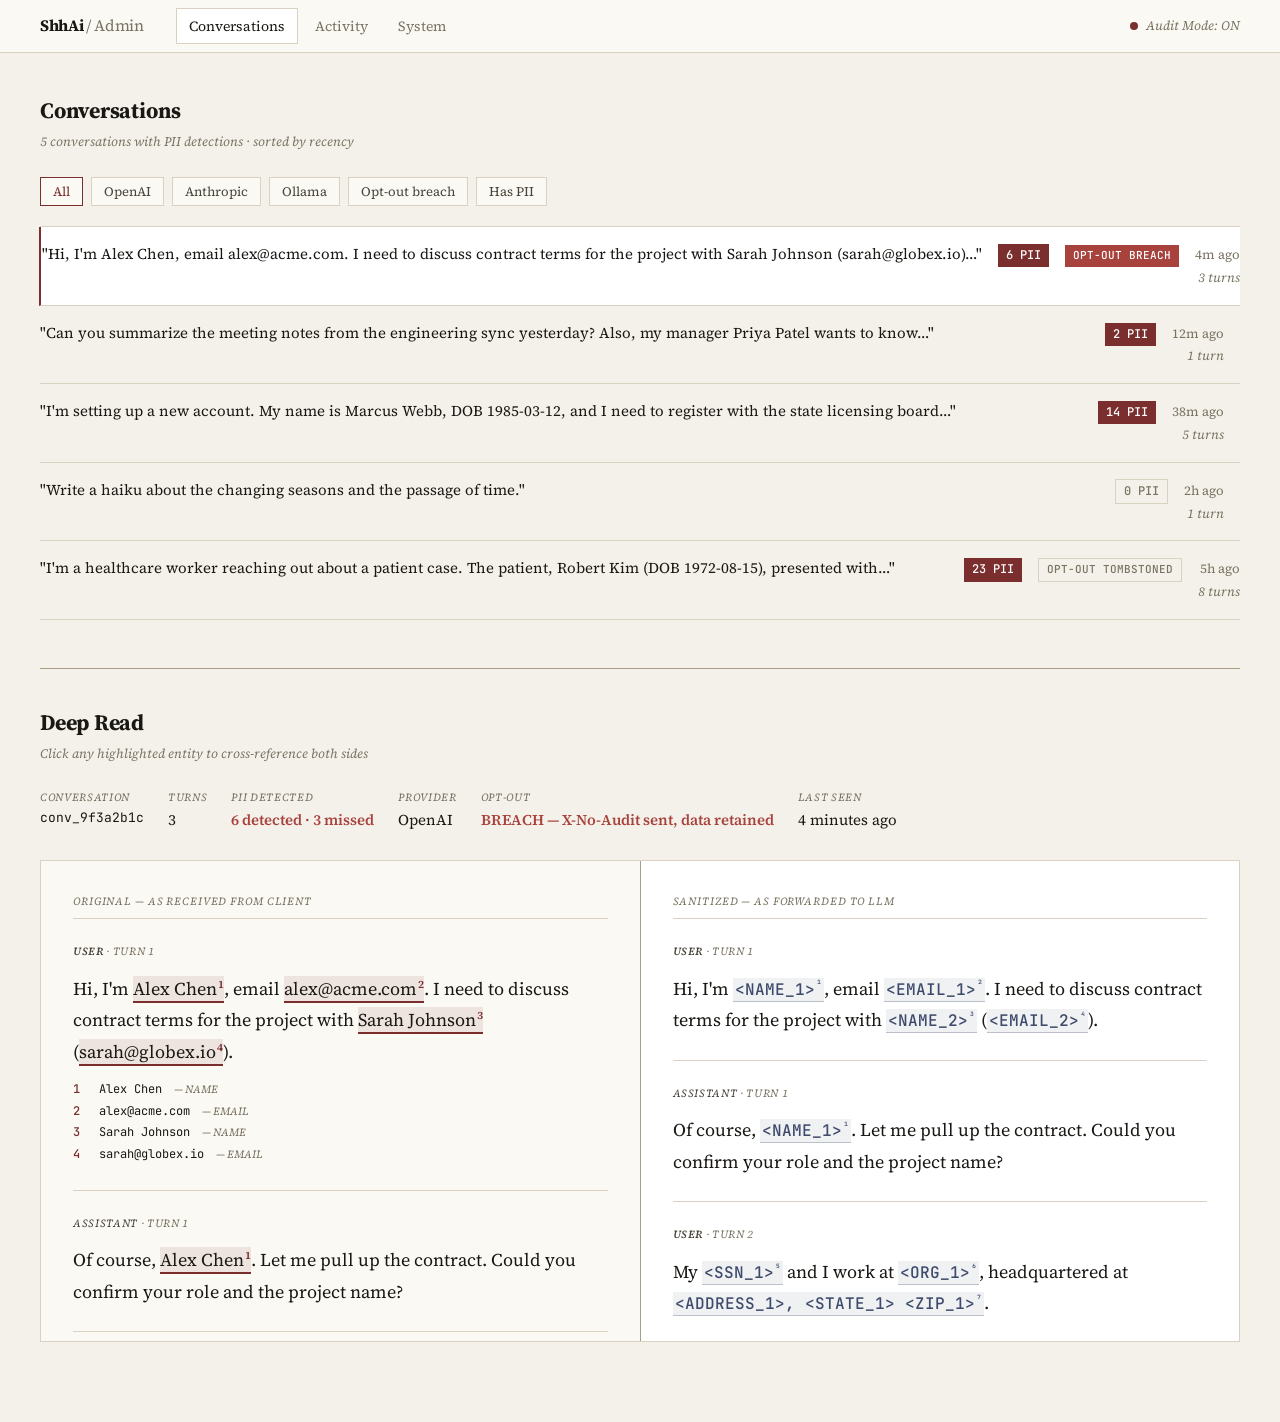
<file: mockups/direction-b-archive.html>
<!DOCTYPE html>
<html lang="en">
<head>
<meta charset="UTF-8">
<meta name="viewport" content="width=device-width, initial-scale=1.0">
<title>ShhAi — Admin</title>
<link href="https://fonts.googleapis.com/css2?family=Source+Serif+4:ital,wght@0,400;0,600;0,700;1,400&family=JetBrains+Mono:wght@400;500&display=swap" rel="stylesheet">
<style>
  *, *::before, *::after { margin: 0; padding: 0; box-sizing: border-box; }

  :root {
    --bg: #F4F1EA;
    --surface: #FBF9F4;
    --surface-raised: #FFFFFF;
    --border: #D9D2C2;
    --border-strong: #A89E85;
    --text-primary: #1A1814;
    --text-secondary: #4A453B;
    --text-muted: #7A7363;
    --accent-primary: #7A2E2E;
    --accent-secondary: #3E4A6B;
    --danger: #A8423C;
    --success: #5A6B3E;
    --font-serif: 'Source Serif 4', Georgia, 'Times New Roman', serif;
    --font-mono: 'JetBrains Mono', 'Courier New', monospace;
  }

  body {
    background: var(--bg);
    color: var(--text-primary);
    font-family: var(--font-serif);
    font-size: 15px;
    line-height: 1.6;
    -webkit-font-smoothing: antialiased;
  }

  /* ── NAV ── */
  .nav {
    background: var(--surface);
    border-bottom: 1px solid var(--border);
    position: sticky;
    top: 0;
    z-index: 100;
  }
  .nav-inner {
    max-width: 1280px;
    margin: 0 auto;
    padding: 0 40px;
    display: flex;
    align-items: center;
    height: 52px;
    gap: 32px;
  }
  .nav-brand {
    font-weight: 700;
    font-size: 16px;
    letter-spacing: -0.02em;
    color: var(--text-primary);
    white-space: nowrap;
  }
  .nav-brand span { color: var(--text-muted); font-weight: 400; }
  .nav-links { display: flex; gap: 4px; }
  .nav-link {
    font-size: 14px;
    padding: 6px 12px;
    color: var(--text-muted);
    text-decoration: none;
    border: 1px solid transparent;
    cursor: pointer;
    transition: color 0.15s, border-color 0.15s;
  }
  .nav-link:hover { color: var(--text-secondary); }
  .nav-link.active {
    color: var(--text-primary);
    border-color: var(--border);
    background: var(--surface-raised);
  }
  .nav-audit {
    margin-left: auto;
    display: flex;
    align-items: center;
    gap: 8px;
    font-size: 13px;
    font-style: italic;
    color: var(--text-muted);
  }
  .audit-dot {
    width: 8px; height: 8px;
    border-radius: 50%;
    background: var(--accent-primary);
    display: inline-block;
  }

  /* ── PAGE ── */
  .page {
    max-width: 1280px;
    margin: 0 auto;
    padding: 40px 40px 80px;
  }

  /* ── QUEUE ── */
  .section-heading {
    font-weight: 700;
    font-size: 22px;
    letter-spacing: -0.01em;
    margin-bottom: 4px;
    color: var(--text-primary);
  }
  .section-sub {
    font-size: 13px;
    font-style: italic;
    color: var(--text-muted);
    margin-bottom: 24px;
  }

  .filters {
    display: flex;
    gap: 8px;
    margin-bottom: 20px;
    flex-wrap: wrap;
  }
  .filter-chip {
    font-family: var(--font-serif);
    font-size: 13px;
    padding: 5px 12px;
    border: 1px solid var(--border);
    background: var(--surface);
    color: var(--text-secondary);
    cursor: pointer;
    transition: border-color 0.15s;
  }
  .filter-chip:hover { border-color: var(--border-strong); }
  .filter-chip.active {
    border-color: var(--accent-primary);
    color: var(--accent-primary);
  }

  .queue-list { border-top: 1px solid var(--border); }

  .queue-row {
    display: grid;
    grid-template-columns: 1fr auto auto auto;
    gap: 16px;
    align-items: baseline;
    padding: 16px 0;
    border-bottom: 1px solid var(--border);
    cursor: pointer;
    transition: background 0.12s;
  }
  .queue-row:hover { background: var(--surface); }
  .queue-row.selected { background: var(--surface-raised); border-left: 2px solid var(--accent-primary); margin-left: -1px; padding-left: 1px; }

  .queue-preview {
    font-size: 15px;
    color: var(--text-primary);
    line-height: 1.5;
    overflow: hidden;
    text-overflow: ellipsis;
    white-space: nowrap;
    min-width: 0;
  }

  .badge-pii {
    font-family: var(--font-mono);
    font-size: 12px;
    font-weight: 500;
    padding: 2px 8px;
    white-space: nowrap;
    display: inline-flex;
    align-items: center;
  }
  .badge-pii.has-pii {
    background: var(--accent-primary);
    color: #fff;
  }
  .badge-pii.zero-pii {
    color: var(--text-muted);
    border: 1px solid var(--border);
  }

  .badge-optout {
    font-family: var(--font-mono);
    font-size: 11px;
    font-weight: 500;
    padding: 2px 8px;
    white-space: nowrap;
  }
  .badge-optout.breach {
    background: var(--danger);
    color: #fff;
  }
  .badge-optout.correct {
    border: 1px solid var(--border);
    color: var(--text-muted);
  }
  .badge-optout.none {
    display: none;
  }

  .queue-meta {
    display: flex;
    flex-direction: column;
    align-items: flex-end;
    gap: 2px;
    font-size: 13px;
    color: var(--text-muted);
    white-space: nowrap;
  }
  .queue-turns { font-style: italic; }

  /* ── DEEP READ ── */
  .deep-read { margin-top: 48px; border-top: 1px solid var(--border-strong); padding-top: 36px; }

  .conversation-header {
    display: flex;
    flex-wrap: wrap;
    gap: 24px;
    align-items: baseline;
    margin-bottom: 28px;
  }
  .conv-header-item {
    display: flex;
    flex-direction: column;
    gap: 1px;
  }
  .conv-header-label {
    font-size: 11px;
    font-style: italic;
    text-transform: uppercase;
    letter-spacing: 0.06em;
    color: var(--text-muted);
  }
  .conv-header-value {
    font-size: 15px;
    color: var(--text-primary);
  }
  .conv-header-value.mono {
    font-family: var(--font-mono);
    font-size: 13px;
  }
  .conv-header-value.danger { color: var(--danger); font-weight: 600; }

  .split-pane {
    display: grid;
    grid-template-columns: 1fr 1px 1fr;
    gap: 0;
    background: var(--surface);
    border: 1px solid var(--border);
  }

  .pane-col {
    padding: 32px;
    min-width: 0;
  }
  .pane-col.original { background: var(--surface); }
  .pane-col.sanitized { background: var(--surface-raised); }

  .pane-label {
    font-size: 11px;
    font-style: italic;
    text-transform: uppercase;
    letter-spacing: 0.08em;
    color: var(--text-muted);
    margin-bottom: 24px;
    padding-bottom: 8px;
    border-bottom: 1px solid var(--border);
  }

  .gutter {
    background: var(--border-strong);
    width: 1px;
  }

  .turn {
    padding-bottom: 24px;
    margin-bottom: 24px;
    border-bottom: 1px solid var(--border);
  }
  .turn:last-child {
    border-bottom: none;
    margin-bottom: 0;
    padding-bottom: 0;
  }

  .turn-label {
    font-size: 11px;
    font-style: italic;
    text-transform: uppercase;
    letter-spacing: 0.06em;
    color: var(--text-muted);
    margin-bottom: 12px;
  }
  .turn-role {
    font-weight: 600;
    color: var(--text-secondary);
  }
  .turn-role.assistant { font-weight: 400; font-style: italic; }

  .turn-text {
    font-size: 18px;
    line-height: 1.75;
    color: var(--text-primary);
  }
  .turn-text p { margin-bottom: 0; }

  /* PII highlight — LEFT (detected) */
  .pii-detected {
    background: rgba(122, 46, 46, 0.1);
    border-bottom: 2px solid var(--accent-primary);
    cursor: pointer;
    transition: background 0.15s;
    position: relative;
  }
  .pii-detected:hover,
  .pii-detected.highlighted {
    background: rgba(122, 46, 46, 0.22);
  }
  .pii-detected.highlighted {
    outline: 1px solid var(--accent-primary);
    outline-offset: 1px;
  }

  /* Marginalia superscript */
  .marginalia-num {
    font-family: var(--font-serif);
    font-size: 11px;
    font-style: normal;
    font-weight: 600;
    color: var(--accent-primary);
    vertical-align: super;
    line-height: 0;
    margin-left: 1px;
    cursor: pointer;
  }

  /* Footnotes per turn */
  .turn-footnotes {
    margin-top: 12px;
    font-family: var(--font-mono);
    font-size: 12px;
    line-height: 1.8;
    color: var(--text-secondary);
  }
  .turn-footnotes .fn {
    display: flex;
    gap: 8px;
    align-items: baseline;
  }
  .turn-footnotes .fn-num {
    color: var(--accent-primary);
    font-weight: 500;
    min-width: 18px;
  }
  .turn-footnotes .fn-entity {
    color: var(--text-primary);
  }
  .turn-footnotes .fn-type {
    color: var(--text-muted);
    font-style: italic;
    font-family: var(--font-serif);
    font-size: 11px;
    margin-left: 4px;
  }

  /* PII missed marker — RIGHT (un-sanitized, flagged) */
  .pii-missed {
    background: rgba(168, 66, 60, 0.12);
    border-bottom: 2px dashed var(--danger);
    cursor: pointer;
    transition: background 0.15s;
    position: relative;
  }
  .pii-missed:hover,
  .pii-missed.highlighted {
    background: rgba(168, 66, 60, 0.25);
  }
  .pii-missed.highlighted {
    outline: 1px solid var(--danger);
    outline-offset: 1px;
  }
  .pii-missed-flag {
    font-family: var(--font-mono);
    font-size: 10px;
    font-weight: 500;
    color: var(--danger);
    vertical-align: super;
    line-height: 0;
    margin-left: 2px;
  }

  /* Placeholder on right */
  .placeholder {
    font-family: var(--font-mono);
    font-size: 16px;
    font-weight: 500;
    color: var(--accent-secondary);
    cursor: pointer;
    transition: background 0.15s;
    padding: 1px 2px;
    background: rgba(62, 74, 107, 0.08);
    border-bottom: 1px solid rgba(62, 74, 107, 0.3);
  }
  .placeholder:hover,
  .placeholder.highlighted {
    background: rgba(62, 74, 107, 0.2);
  }
  .placeholder.highlighted {
    outline: 1px solid var(--accent-secondary);
    outline-offset: 1px;
  }
  .placeholder-num {
    font-size: 10px;
    vertical-align: super;
    color: var(--accent-secondary);
    font-weight: 400;
    margin-left: 1px;
  }

  /* Missed placeholder (right side) — should have been a placeholder, wasn't */
  .placeholder-missed {
    font-family: var(--font-mono);
    font-size: 16px;
    font-weight: 500;
    color: var(--danger);
    cursor: pointer;
    transition: background 0.15s;
    padding: 1px 2px;
    background: rgba(168, 66, 60, 0.08);
    border-bottom: 1px dashed var(--danger);
  }
  .placeholder-missed:hover,
  .placeholder-missed.highlighted {
    background: rgba(168, 66, 60, 0.2);
  }

  /* Missed footnotes (right side, turn 3) */
  .turn-footnotes-missed {
    margin-top: 12px;
    font-family: var(--font-mono);
    font-size: 12px;
    line-height: 1.8;
    color: var(--danger);
  }
  .turn-footnotes-missed .fn {
    display: flex;
    gap: 8px;
    align-items: baseline;
  }
  .turn-footnotes-missed .fn-label {
    font-family: var(--font-serif);
    font-style: italic;
    font-weight: 400;
    color: var(--danger);
    font-size: 11px;
    min-width: 18px;
  }

  /* Scrollable area for deep read */
  .deep-read-scroll {
    max-height: calc(100vh - 200px);
    overflow-y: auto;
    scrollbar-width: thin;
    scrollbar-color: var(--border-strong) transparent;
  }

  /* View tabs placeholder */
  .view-tabs {
    display: none; /* hidden per spec — just the split pane */
  }
</style>
</head>
<body>

<!-- ═══ NAV ═══ -->
<nav class="nav">
  <div class="nav-inner">
    <div class="nav-brand">ShhAi <span>/ Admin</span></div>
    <div class="nav-links">
      <a class="nav-link active">Conversations</a>
      <a class="nav-link">Activity</a>
      <a class="nav-link">System</a>
    </div>
    <div class="nav-audit">
      <span class="audit-dot"></span>
      Audit Mode: ON
    </div>
  </div>
</nav>

<div class="page">

  <!-- ═══ QUEUE ═══ -->
  <div id="queue-section">
    <h1 class="section-heading">Conversations</h1>
    <p class="section-sub">5 conversations with PII detections · sorted by recency</p>

    <div class="filters">
      <button class="filter-chip active">All</button>
      <button class="filter-chip">OpenAI</button>
      <button class="filter-chip">Anthropic</button>
      <button class="filter-chip">Ollama</button>
      <button class="filter-chip">Opt-out breach</button>
      <button class="filter-chip">Has PII</button>
    </div>

    <div class="queue-list">
      <!-- Row 1 -->
      <div class="queue-row selected" onclick="scrollToDeepRead()">
        <div class="queue-preview">"Hi, I'm Alex Chen, email alex@acme.com. I need to discuss contract terms for the project with Sarah Johnson (sarah@globex.io)…"</div>
        <div class="badge-pii has-pii">6 PII</div>
        <div class="badge-optout breach">OPT-OUT BREACH</div>
        <div class="queue-meta"><span>4m ago</span><span class="queue-turns">3 turns</span></div>
      </div>
      <!-- Row 2 -->
      <div class="queue-row">
        <div class="queue-preview">"Can you summarize the meeting notes from the engineering sync yesterday? Also, my manager Priya Patel wants to know…"</div>
        <div class="badge-pii has-pii">2 PII</div>
        <div class="badge-optout none"></div>
        <div class="queue-meta"><span>12m ago</span><span class="queue-turns">1 turn</span></div>
      </div>
      <!-- Row 3 -->
      <div class="queue-row">
        <div class="queue-preview">"I'm setting up a new account. My name is Marcus Webb, DOB 1985-03-12, and I need to register with the state licensing board…"</div>
        <div class="badge-pii has-pii">14 PII</div>
        <div class="badge-optout none"></div>
        <div class="queue-meta"><span>38m ago</span><span class="queue-turns">5 turns</span></div>
      </div>
      <!-- Row 4 -->
      <div class="queue-row">
        <div class="queue-preview">"Write a haiku about the changing seasons and the passage of time."</div>
        <div class="badge-pii zero-pii">0 PII</div>
        <div class="badge-optout none"></div>
        <div class="queue-meta"><span>2h ago</span><span class="queue-turns">1 turn</span></div>
      </div>
      <!-- Row 5 -->
      <div class="queue-row">
        <div class="queue-preview">"I'm a healthcare worker reaching out about a patient case. The patient, Robert Kim (DOB 1972-08-15), presented with…"</div>
        <div class="badge-pii has-pii">23 PII</div>
        <div class="badge-optout correct">OPT-OUT TOMBSTONED</div>
        <div class="queue-meta"><span>5h ago</span><span class="queue-turns">8 turns</span></div>
      </div>
    </div>
  </div>

  <!-- ═══ DEEP READ ═══ -->
  <div id="deep-read" class="deep-read">
    <h2 class="section-heading">Deep Read</h2>
    <p class="section-sub">Click any highlighted entity to cross-reference both sides</p>

    <!-- Conversation header -->
    <div class="conversation-header">
      <div class="conv-header-item">
        <span class="conv-header-label">Conversation</span>
        <span class="conv-header-value mono">conv_9f3a2b1c</span>
      </div>
      <div class="conv-header-item">
        <span class="conv-header-label">Turns</span>
        <span class="conv-header-value">3</span>
      </div>
      <div class="conv-header-item">
        <span class="conv-header-label">PII Detected</span>
        <span class="conv-header-value danger">6 detected · 3 missed</span>
      </div>
      <div class="conv-header-item">
        <span class="conv-header-label">Provider</span>
        <span class="conv-header-value">OpenAI</span>
      </div>
      <div class="conv-header-item">
        <span class="conv-header-label">Opt-out</span>
        <span class="conv-header-value danger">BREACH — X-No-Audit sent, data retained</span>
      </div>
      <div class="conv-header-item">
        <span class="conv-header-label">Last seen</span>
        <span class="conv-header-value">4 minutes ago</span>
      </div>
    </div>

    <!-- Split pane -->
    <div class="split-pane">
      <!-- LEFT: Original -->
      <div class="pane-col original" id="pane-left">
        <div class="pane-label">Original — as received from client</div>

        <!-- Turn 1 -->
        <div class="turn">
          <div class="turn-label"><span class="turn-role">User</span> · Turn 1</div>
          <div class="turn-text">
            <p>Hi, I'm <span class="pii-detected" data-id="n1">Alex Chen<span class="marginalia-num">1</span></span>, email <span class="pii-detected" data-id="e1">alex@acme.com<span class="marginalia-num">2</span></span>. I need to discuss contract terms for the project with <span class="pii-detected" data-id="n2">Sarah Johnson<span class="marginalia-num">3</span></span> (<span class="pii-detected" data-id="e2">sarah@globex.io<span class="marginalia-num">4</span></span>).</p>
          </div>
          <div class="turn-footnotes">
            <div class="fn"><span class="fn-num">1</span><span class="fn-entity">Alex Chen</span><span class="fn-type">— NAME</span></div>
            <div class="fn"><span class="fn-num">2</span><span class="fn-entity">alex@acme.com</span><span class="fn-type">— EMAIL</span></div>
            <div class="fn"><span class="fn-num">3</span><span class="fn-entity">Sarah Johnson</span><span class="fn-type">— NAME</span></div>
            <div class="fn"><span class="fn-num">4</span><span class="fn-entity">sarah@globex.io</span><span class="fn-type">— EMAIL</span></div>
          </div>
        </div>

        <!-- Turn 1 Assistant -->
        <div class="turn">
          <div class="turn-label"><span class="turn-role assistant">Assistant</span> · Turn 1</div>
          <div class="turn-text">
            <p>Of course, <span class="pii-detected" data-id="n1">Alex Chen<span class="marginalia-num">1</span></span>. Let me pull up the contract. Could you confirm your role and the project name?</p>
          </div>
        </div>

        <!-- Turn 2 -->
        <div class="turn">
          <div class="turn-label"><span class="turn-role">User</span> · Turn 2</div>
          <div class="turn-text">
            <p>My <span class="pii-detected" data-id="ssn1">SSN is 123-45-6789<span class="marginalia-num">5</span></span> and I work at <span class="pii-detected" data-id="org1">Acme Corp<span class="marginalia-num">6</span></span>, headquartered at <span class="pii-detected" data-id="addr1">100 Main St, Springfield, IL 62701<span class="marginalia-num">7</span></span>.</p>
          </div>
          <div class="turn-footnotes">
            <div class="fn"><span class="fn-num">5</span><span class="fn-entity">123-45-6789</span><span class="fn-type">— SSN</span></div>
            <div class="fn"><span class="fn-num">6</span><span class="fn-entity">Acme Corp</span><span class="fn-type">— ORG</span></div>
            <div class="fn"><span class="fn-num">7</span><span class="fn-entity">100 Main St, Springfield, IL 62701</span><span class="fn-type">— ADDRESS</span></div>
          </div>
        </div>

        <!-- Turn 2 Assistant -->
        <div class="turn">
          <div class="turn-label"><span class="turn-role assistant">Assistant</span> · Turn 2</div>
          <div class="turn-text">
            <p>Got it. I'll need your employee ID from <span class="pii-detected" data-id="org1">Acme Corp<span class="marginalia-num">6</span></span>'s HR system and the project code. What's the project code?</p>
          </div>
        </div>

        <!-- Turn 3 — FALSE NEGATIVE -->
        <div class="turn" style="border-left: 3px solid var(--danger); padding-left: 20px; margin-left: -1px;">
          <div class="turn-label"><span class="turn-role">User</span> · Turn 3 <span style="color: var(--danger); font-weight: 600; font-style: normal; font-size: 11px; text-transform: uppercase; letter-spacing: 0.06em; margin-left: 8px;">⚠ Missed PII</span></div>
          <div class="turn-text">
            <p>The deal is between me and <span class="pii-missed" data-id="fn-name">Jennifer Williams<span class="pii-missed-flag">✗ missed</span></span> at <span class="pii-missed" data-id="fn-org">Globex<span class="pii-missed-flag">✗ missed</span></span>. Her number is <span class="pii-missed" data-id="fn-phone">555-0142<span class="pii-missed-flag">✗ missed</span></span> if you need to reach her.</p>
          </div>
          <div class="turn-footnotes-missed">
            <div class="fn"><span class="fn-label">✗</span><span>Jennifer Williams — should be NAME_3</span></div>
            <div class="fn"><span class="fn-label">✗</span><span>Globex — should be ORG_2</span></div>
            <div class="fn"><span class="fn-label">✗</span><span>555-0142 — should be PHONE_1</span></div>
          </div>
        </div>

        <!-- Turn 3 Assistant — FALSE NEGATIVE -->
        <div class="turn" style="border-left: 3px solid var(--danger); padding-left: 20px; margin-left: -1px;">
          <div class="turn-label"><span class="turn-role assistant">Assistant</span> · Turn 3 <span style="color: var(--danger); font-weight: 600; font-style: normal; font-size: 11px; text-transform: uppercase; letter-spacing: 0.06em; margin-left: 8px;">⚠ Missed PII</span></div>
          <div class="turn-text">
            <p>Understood. I'll loop in <span class="pii-missed" data-id="fn-name">Jennifer Williams<span class="pii-missed-flag">✗ missed</span></span> at <span class="pii-missed" data-id="fn-org">Globex<span class="pii-missed-flag">✗ missed</span></span> and reach her at <span class="pii-missed" data-id="fn-phone">555-0142<span class="pii-missed-flag">✗ missed</span></span> if needed.</p>
          </div>
        </div>
      </div>

      <!-- GUTTER -->
      <div class="gutter"></div>

      <!-- RIGHT: Sanitized -->
      <div class="pane-col sanitized" id="pane-right">
        <div class="pane-label">Sanitized — as forwarded to LLM</div>

        <!-- Turn 1 -->
        <div class="turn">
          <div class="turn-label"><span class="turn-role">User</span> · Turn 1</div>
          <div class="turn-text">
            <p>Hi, I'm <span class="placeholder" data-id="n1">&lt;NAME_1&gt;<span class="placeholder-num">¹</span></span>, email <span class="placeholder" data-id="e1">&lt;EMAIL_1&gt;<span class="placeholder-num">²</span></span>. I need to discuss contract terms for the project with <span class="placeholder" data-id="n2">&lt;NAME_2&gt;<span class="placeholder-num">³</span></span> (<span class="placeholder" data-id="e2">&lt;EMAIL_2&gt;<span class="placeholder-num">⁴</span></span>).</p>
          </div>
        </div>

        <!-- Turn 1 Assistant -->
        <div class="turn">
          <div class="turn-label"><span class="turn-role assistant">Assistant</span> · Turn 1</div>
          <div class="turn-text">
            <p>Of course, <span class="placeholder" data-id="n1">&lt;NAME_1&gt;<span class="placeholder-num">¹</span></span>. Let me pull up the contract. Could you confirm your role and the project name?</p>
          </div>
        </div>

        <!-- Turn 2 -->
        <div class="turn">
          <div class="turn-label"><span class="turn-role">User</span> · Turn 2</div>
          <div class="turn-text">
            <p>My <span class="placeholder" data-id="ssn1">&lt;SSN_1&gt;<span class="placeholder-num">⁵</span></span> and I work at <span class="placeholder" data-id="org1">&lt;ORG_1&gt;<span class="placeholder-num">⁶</span></span>, headquartered at <span class="placeholder" data-id="addr1">&lt;ADDRESS_1&gt;, &lt;STATE_1&gt; &lt;ZIP_1&gt;<span class="placeholder-num">⁷</span></span>.</p>
          </div>
        </div>

        <!-- Turn 2 Assistant -->
        <div class="turn">
          <div class="turn-label"><span class="turn-role assistant">Assistant</span> · Turn 2</div>
          <div class="turn-text">
            <p>Got it. I'll need your employee ID from <span class="placeholder" data-id="org1">&lt;ORG_1&gt;<span class="placeholder-num">⁶</span></span>'s HR system and the project code. What's the project code?</p>
          </div>
        </div>

        <!-- Turn 3 — FALSE NEGATIVE: Same text, PII visible but unmarked by proxy -->
        <div class="turn" style="border-left: 3px solid var(--danger); padding-left: 20px; margin-left: -1px;">
          <div class="turn-label"><span class="turn-role">User</span> · Turn 3 <span style="color: var(--danger); font-weight: 600; font-style: normal; font-size: 11px; text-transform: uppercase; letter-spacing: 0.06em; margin-left: 8px;">⚠ Not sanitized</span></div>
          <div class="turn-text">
            <p>The deal is between me and <span class="pii-missed" data-id="fn-name">Jennifer Williams<span class="pii-missed-flag">✗ unredacted</span></span> at <span class="pii-missed" data-id="fn-org">Globex<span class="pii-missed-flag">✗ unredacted</span></span>. Her number is <span class="pii-missed" data-id="fn-phone">555-0142<span class="pii-missed-flag">✗ unredacted</span></span> if you need to reach her.</p>
          </div>
          <div class="turn-footnotes-missed">
            <div class="fn"><span class="fn-label">✗</span><span>Proxy received X-No-Audit — but data was retained anyway</span></div>
          </div>
        </div>

        <!-- Turn 3 Assistant — FALSE NEGATIVE: Same text, PII visible but unmarked by proxy -->
        <div class="turn" style="border-left: 3px solid var(--danger); padding-left: 20px; margin-left: -1px;">
          <div class="turn-label"><span class="turn-role assistant">Assistant</span> · Turn 3 <span style="color: var(--danger); font-weight: 600; font-style: normal; font-size: 11px; text-transform: uppercase; letter-spacing: 0.06em; margin-left: 8px;">⚠ Not sanitized</span></div>
          <div class="turn-text">
            <p>Understood. I'll loop in <span class="pii-missed" data-id="fn-name">Jennifer Williams<span class="pii-missed-flag">✗ unredacted</span></span> at <span class="pii-missed" data-id="fn-org">Globex<span class="pii-missed-flag">✗ unredacted</span></span> and reach her at <span class="pii-missed" data-id="fn-phone">555-0142<span class="pii-missed-flag">✗ unredacted</span></span> if needed.</p>
          </div>
        </div>
      </div>
    </div><!-- /split-pane -->
  </div><!-- /deep-read -->

</div><!-- /page -->

<script>
  // Cross-highlight: click a PII detection on either side → highlight both sides
  function setupCrossHighlight() {
    // Collect all interactive elements by data-id
    const allElements = document.querySelectorAll('[data-id]');
    allElements.forEach(el => {
      el.addEventListener('click', function(e) {
        e.stopPropagation();
        const id = this.getAttribute('data-id');
        // Clear all highlights
        document.querySelectorAll('.highlighted').forEach(h => h.classList.remove('highlighted'));
        // Find matching elements on both sides
        const matches = document.querySelectorAll('[data-id="' + id + '"]');
        matches.forEach(m => m.classList.add('highlighted'));
      });
    });
  }

  // Queue row selection
  function setupQueueSelection() {
    document.querySelectorAll('.queue-row').forEach(row => {
      row.addEventListener('click', function() {
        document.querySelectorAll('.queue-row').forEach(r => r.classList.remove('selected'));
        this.classList.add('selected');
        scrollToDeepRead();
      });
    });
  }

  function scrollToDeepRead() {
    const dr = document.getElementById('deep-read');
    if (dr) dr.scrollIntoView({ behavior: 'smooth', block: 'start' });
  }

  // Filter chips (visual only)
  document.querySelectorAll('.filter-chip').forEach(chip => {
    chip.addEventListener('click', function() {
      document.querySelectorAll('.filter-chip').forEach(c => c.classList.remove('active'));
      this.classList.add('active');
    });
  });

  // Scroll sync for split pane
  function setupScrollSync() {
    const left = document.getElementById('pane-left');
    const right = document.getElementById('pane-right');
    if (!left || !right) return;

    // Wrap panes in a scroll container
    const parent = left.parentElement;
    parent.style.maxHeight = 'calc(100vh - 360px)';
    parent.style.overflow = 'hidden';
    parent.style.display = 'grid';
    parent.style.gridTemplateColumns = '1fr 1px 1fr';

    left.style.maxHeight = 'calc(100vh - 420px)';
    left.style.overflowY = 'auto';
    right.style.maxHeight = 'calc(100vh - 420px)';
    right.style.overflowY = 'auto';

    let syncing = false;

    left.addEventListener('scroll', function() {
      if (syncing) return;
      syncing = true;
      right.scrollTop = this.scrollTop;
      syncing = false;
    });

    right.addEventListener('scroll', function() {
      if (syncing) return;
      syncing = true;
      left.scrollTop = this.scrollTop;
      syncing = false;
    });
  }

  // Init
  setupCrossHighlight();
  setupQueueSelection();
  setupScrollSync();
</script>

</body>
</html>
</file>
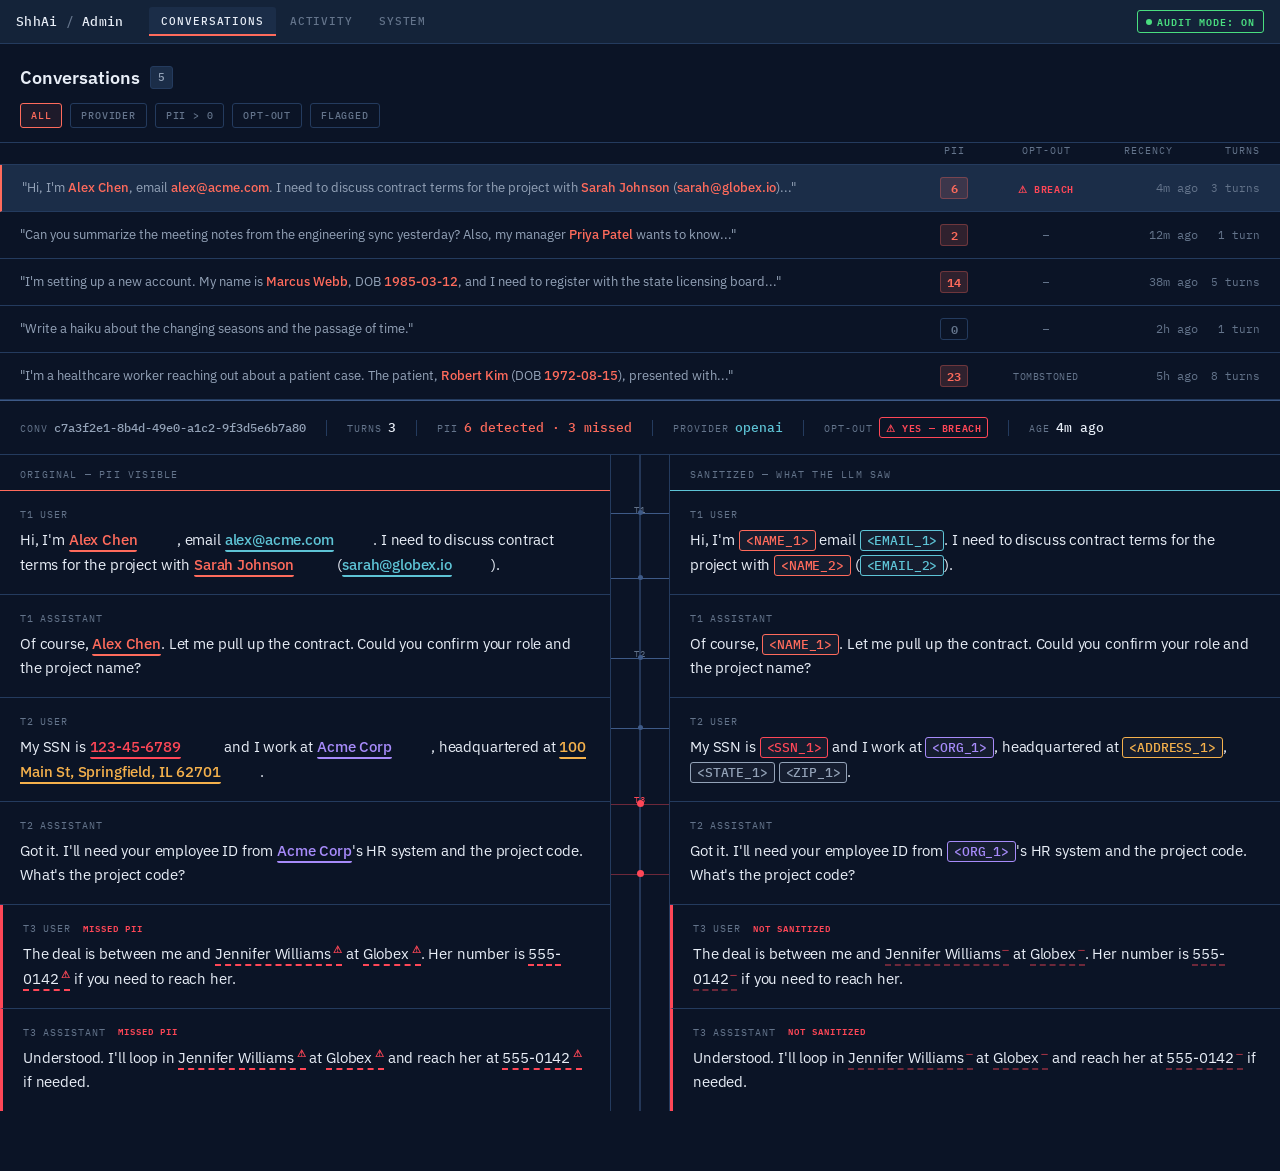
<file: mockups/direction-c-probe.html>
<!DOCTYPE html>
<html lang="en">
<head>
<meta charset="UTF-8">
<meta name="viewport" content="width=device-width, initial-scale=1.0">
<title>ShhAi / Admin — Probe</title>
<link rel="preconnect" href="https://fonts.googleapis.com">
<link rel="preconnect" href="https://fonts.gstatic.com" crossorigin>
<link href="https://fonts.googleapis.com/css2?family=IBM+Plex+Mono:wght@400;500;600&family=IBM+Plex+Sans:wght@400;500;600;700&display=swap" rel="stylesheet">
<style>
  :root {
    --bg: #0B1426;
    --surface: #142339;
    --surface-raised: #1B2D48;
    --border: #243B5E;
    --border-strong: #3E5A87;
    --text-primary: #E8EEF7;
    --text-secondary: #94A3B8;
    --text-muted: #64748B;
    --accent-primary: #FF6B5C;
    --accent-secondary: #5EC4D6;
    --accent-tertiary: #F5B14C;
    --danger: #FF4757;
    --success: #4ADE80;
    --pii-name: #FF6B5C;
    --pii-email: #5EC4D6;
    --pii-ssn: #FF4757;
    --pii-org: #A78BFA;
    --pii-address: #F5B14C;
    --pii-phone: #EC4899;
    --pii-zip-state: #94A3B8;
    --font-sans: 'IBM Plex Sans', -apple-system, BlinkMacSystemFont, sans-serif;
    --font-mono: 'IBM Plex Mono', 'Menlo', monospace;
  }

  * { margin: 0; padding: 0; box-sizing: border-box; }
  body {
    background: var(--bg);
    color: var(--text-primary);
    font-family: var(--font-sans);
    font-size: 14px;
    line-height: 1.5;
    -webkit-font-smoothing: antialiased;
  }

  /* ── NAV ────────────────────────────────────────────── */
  .nav-strip {
    display: flex;
    align-items: center;
    gap: 2px;
    padding: 0 16px;
    height: 44px;
    border-bottom: 1px solid var(--border);
    background: var(--surface);
    position: sticky;
    top: 0;
    z-index: 100;
  }
  .nav-brand {
    font-family: var(--font-mono);
    font-size: 13px;
    font-weight: 500;
    color: var(--text-primary);
    letter-spacing: 0.02em;
    margin-right: 24px;
    white-space: nowrap;
  }
  .nav-brand .sep { color: var(--text-muted); }
  .nav-item {
    font-family: var(--font-mono);
    font-size: 11px;
    font-weight: 500;
    text-transform: uppercase;
    letter-spacing: 0.08em;
    padding: 6px 12px;
    color: var(--text-muted);
    border-radius: 3px;
    cursor: pointer;
    transition: all 0.15s;
    user-select: none;
  }
  .nav-item:hover { color: var(--text-secondary); background: var(--surface-raised); }
  .nav-item.active {
    color: var(--text-primary);
    background: var(--surface-raised);
    border-bottom: 2px solid var(--accent-primary);
    border-radius: 3px 3px 0 0;
    padding-bottom: 4px;
  }
  .nav-right {
    margin-left: auto;
    display: flex;
    align-items: center;
    gap: 10px;
  }
  .audit-badge {
    font-family: var(--font-mono);
    font-size: 10px;
    font-weight: 600;
    text-transform: uppercase;
    letter-spacing: 0.1em;
    padding: 3px 8px;
    border-radius: 3px;
    border: 1px solid var(--success);
    color: var(--success);
    display: flex;
    align-items: center;
    gap: 5px;
  }
  .audit-dot {
    width: 6px; height: 6px;
    background: var(--success);
    border-radius: 50%;
    animation: pulse 2s infinite;
  }
  @keyframes pulse {
    0%, 100% { opacity: 1; }
    50% { opacity: 0.4; }
  }

  /* ── LAYOUT ─────────────────────────────────────────── */
  .content { padding: 0 0 60px; }

  /* ── QUEUE ──────────────────────────────────────────── */
  .section-header {
    display: flex;
    align-items: center;
    gap: 10px;
    padding: 20px 20px 12px;
  }
  .section-title {
    font-family: var(--font-sans);
    font-size: 18px;
    font-weight: 600;
    color: var(--text-primary);
  }
  .count-badge {
    font-family: var(--font-mono);
    font-size: 11px;
    font-weight: 500;
    padding: 2px 7px;
    border-radius: 3px;
    background: var(--surface-raised);
    border: 1px solid var(--border);
    color: var(--text-secondary);
  }
  .filter-bar {
    display: flex;
    gap: 8px;
    padding: 0 20px 14px;
    flex-wrap: wrap;
  }
  .filter-chip {
    font-family: var(--font-mono);
    font-size: 10px;
    font-weight: 500;
    text-transform: uppercase;
    letter-spacing: 0.08em;
    padding: 4px 10px;
    border: 1px solid var(--border);
    border-radius: 3px;
    color: var(--text-muted);
    cursor: pointer;
    transition: all 0.15s;
  }
  .filter-chip:hover { border-color: var(--border-strong); color: var(--text-secondary); }
  .filter-chip.active {
    border-color: var(--accent-primary);
    color: var(--accent-primary);
    background: rgba(255,107,92,0.08);
  }

  .queue-list { border-top: 1px solid var(--border); }

  .queue-row {
    display: grid;
    grid-template-columns: 1fr 80px 80px 100px 50px;
    align-items: center;
    gap: 12px;
    padding: 12px 20px;
    border-bottom: 1px solid var(--border);
    cursor: pointer;
    transition: background 0.12s;
  }
  .queue-row:hover { background: var(--surface-raised); }
  .queue-row.selected { background: var(--surface-raised); border-left: 2px solid var(--accent-primary); }

  .queue-preview {
    font-size: 13px;
    color: var(--text-secondary);
    white-space: nowrap;
    overflow: hidden;
    text-overflow: ellipsis;
    line-height: 1.4;
  }
  .queue-preview .pii-inline {
    color: var(--accent-primary);
    font-weight: 500;
  }

  .queue-pii {
    font-family: var(--font-mono);
    font-size: 12px;
    font-weight: 600;
    text-align: center;
  }
  .pii-badge {
    display: inline-flex;
    align-items: center;
    justify-content: center;
    min-width: 28px;
    height: 22px;
    padding: 0 6px;
    border-radius: 3px;
    background: rgba(255,107,92,0.15);
    color: var(--accent-primary);
    border: 1px solid rgba(255,107,92,0.3);
  }
  .pii-badge.zero { background: none; border: 1px solid var(--border); color: var(--text-muted); }

  .queue-optout {
    font-family: var(--font-mono);
    font-size: 10px;
    text-transform: uppercase;
    letter-spacing: 0.06em;
    text-align: center;
  }
  .optout-breach {
    color: var(--danger);
    font-weight: 600;
    display: flex;
    align-items: center;
    gap: 4px;
    justify-content: center;
  }
  .optout-tombstoned {
    color: var(--text-muted);
    display: flex;
    align-items: center;
    gap: 4px;
    justify-content: center;
  }
  .optout-none { color: var(--text-muted); }

  .queue-recency {
    font-family: var(--font-mono);
    font-size: 12px;
    color: var(--text-muted);
    text-align: right;
  }

  .queue-turns {
    font-family: var(--font-mono);
    font-size: 11px;
    color: var(--text-muted);
    text-align: right;
  }

  .queue-col-label {
    font-family: var(--font-mono);
    font-size: 10px;
    text-transform: uppercase;
    letter-spacing: 0.1em;
    color: var(--text-muted);
    padding: 0 20px 6px;
    display: grid;
    grid-template-columns: 1fr 80px 80px 100px 50px;
    gap: 12px;
    border-top: 1px solid var(--border);
    background: var(--bg);
    position: sticky;
    top: 44px;
    z-index: 50;
  }
  .queue-col-label span:nth-child(2),
  .queue-col-label span:nth-child(3),
  .queue-col-label span:nth-child(4),
  .queue-col-label span:nth-child(5) { text-align: center; }
  .queue-col-label span:last-child { text-align: right; }

  /* ── DEEP READ ──────────────────────────────────────── */
  .deep-read {
    border-top: 1px solid var(--border-strong);
    background: var(--bg);
  }

  .dr-header {
    display: flex;
    align-items: center;
    gap: 20px;
    padding: 16px 20px;
    border-bottom: 1px solid var(--border);
    flex-wrap: wrap;
  }
  .dr-meta {
    display: flex;
    align-items: baseline;
    gap: 6px;
  }
  .dr-meta-label {
    font-family: var(--font-mono);
    font-size: 10px;
    text-transform: uppercase;
    letter-spacing: 0.1em;
    color: var(--text-muted);
  }
  .dr-meta-value {
    font-family: var(--font-mono);
    font-size: 13px;
    font-weight: 500;
    color: var(--text-primary);
  }
  .dr-meta-value.id { color: var(--text-secondary); font-size: 12px; }
  .dr-meta-value.provider { color: var(--accent-secondary); }
  .dr-meta-divider {
    width: 1px; height: 16px; background: var(--border);
  }
  .dr-optout-yes {
    font-family: var(--font-mono);
    font-size: 10px;
    text-transform: uppercase;
    letter-spacing: 0.06em;
    color: var(--danger);
    font-weight: 600;
    border: 1px solid var(--danger);
    padding: 2px 6px;
    border-radius: 3px;
    display: flex;
    align-items: center;
    gap: 4px;
  }
  .dr-optout-no {
    font-family: var(--font-mono);
    font-size: 10px;
    text-transform: uppercase;
    letter-spacing: 0.06em;
    color: var(--text-muted);
  }

  /* ── SPLIT PANE ─────────────────────────────────────── */
  .split-pane {
    display: grid;
    grid-template-columns: 1fr 60px 1fr;
    min-height: 400px;
  }

  .pane-col {
    padding: 0;
    overflow-y: auto;
  }
  .pane-col-header {
    font-family: var(--font-mono);
    font-size: 10px;
    text-transform: uppercase;
    letter-spacing: 0.12em;
    color: var(--text-muted);
    padding: 12px 20px 8px;
    border-bottom: 1px solid var(--border);
    position: sticky;
    top: 0;
    background: var(--bg);
    z-index: 10;
  }
  .pane-original .pane-col-header { border-bottom-color: var(--accent-primary); }
  .pane-sanitized .pane-col-header { border-bottom-color: var(--accent-secondary); }

  .turn-block {
    padding: 16px 20px;
    border-bottom: 1px solid var(--border);
    position: relative;
    min-height: 80px;
  }
  .turn-block:last-child { border-bottom: none; }

  .turn-role {
    font-family: var(--font-mono);
    font-size: 10px;
    text-transform: uppercase;
    letter-spacing: 0.1em;
    color: var(--text-muted);
    margin-bottom: 6px;
    display: flex;
    align-items: center;
    gap: 6px;
  }
  .turn-num {
    color: var(--text-muted);
    font-size: 10px;
  }

  .turn-text {
    font-size: 15px;
    line-height: 1.65;
    letter-spacing: -0.01em;
    color: var(--text-primary);
  }

  /* PII inline highlights — bracket underline style */
  .pii-detected {
    text-decoration-color: currentColor;
    text-decoration-thickness: 2px;
    text-underline-offset: 3px;
    font-weight: 500;
    cursor: pointer;
    transition: all 0.15s;
    border-bottom: 2px solid currentColor;
    padding-bottom: 1px;
    border-radius: 2px;
  }
  .pii-detected.pii-name { color: var(--pii-name); border-color: var(--pii-name); }
  .pii-detected.pii-email { color: var(--pii-email); border-color: var(--pii-email); }
  .pii-detected.pii-ssn { color: var(--pii-ssn); border-color: var(--pii-ssn); }
  .pii-detected.pii-org { color: var(--pii-org); border-color: var(--pii-org); }
  .pii-detected.pii-address { color: var(--pii-address); border-color: var(--pii-address); }
  .pii-detected.pii-phone { color: var(--pii-phone); border-color: var(--pii-phone); }
  .pii-detected.pii-zip-state { color: var(--pii-zip-state); border-color: var(--pii-zip-state); }

  /* Placeholder pills on sanitized side */
  .pii-placeholder {
    font-family: var(--font-mono);
    font-size: 13px;
    font-weight: 500;
    padding: 1px 6px;
    border-radius: 3px;
    border: 1px solid currentColor;
    background: rgba(255,255,255,0.04);
    cursor: pointer;
    transition: all 0.15s;
    white-space: nowrap;
  }
  .pii-placeholder.pii-name { color: var(--pii-name); }
  .pii-placeholder.pii-email { color: var(--pii-email); }
  .pii-placeholder.pii-ssn { color: var(--pii-ssn); }
  .pii-placeholder.pii-org { color: var(--pii-org); }
  .pii-placeholder.pii-address { color: var(--pii-address); }
  .pii-placeholder.pii-phone { color: var(--pii-phone); }
  .pii-placeholder.pii-zip-state { color: var(--pii-zip-state); }

  /* Missed PII — false negative indicator */
  .pii-missed {
    border-bottom: 2px dashed var(--danger);
    color: var(--text-primary);
    cursor: pointer;
    transition: all 0.15s;
    position: relative;
    padding-bottom: 1px;
  }
  .pii-missed::after {
    content: '⚠';
    font-size: 10px;
    color: var(--danger);
    margin-left: 3px;
    vertical-align: super;
    font-weight: 700;
  }
  .pii-missed:hover { background: rgba(255,71,87,0.1); }

  /* Missed PII on right side — unmarked text but with a ghost marker */
  .pii-missed-ghost {
    border-bottom: 2px dashed rgba(255,71,87,0.4);
    color: var(--text-primary);
    cursor: pointer;
    transition: all 0.15s;
    position: relative;
    padding-bottom: 1px;
  }
  .pii-missed-ghost::after {
    content: '—';
    font-size: 9px;
    color: var(--danger);
    margin-left: 2px;
    vertical-align: super;
    font-weight: 700;
    opacity: 0.6;
  }
  .pii-missed-ghost:hover { background: rgba(255,71,87,0.08); }

  /* Detection highlight — active state */
  .pii-detected.highlighted,
  .pii-placeholder.highlighted {
    box-shadow: 0 0 0 1px currentColor, 0 0 6px currentColor;
    border-radius: 2px;
  }
  .pii-missed.highlighted,
  .pii-missed-ghost.highlighted {
    box-shadow: 0 0 0 1px var(--danger), 0 0 6px var(--danger);
    background: rgba(255,71,87,0.12);
    border-radius: 2px;
  }

  /* ── GUTTER ─────────────────────────────────────────── */
  .gutter {
    border-left: 1px solid var(--border);
    border-right: 1px solid var(--border);
    position: relative;
    background: var(--bg);
  }
  .gutter-line {
    position: absolute;
    left: 50%;
    width: 1px;
    background: var(--border-strong);
    transform: translateX(-50%);
  }
  .gutter-connector {
    position: absolute;
    left: 0;
    right: 0;
    display: flex;
    align-items: center;
    justify-content: center;
    pointer-events: none;
  }
  .gutter-connector::before {
    content: '';
    position: absolute;
    left: 0;
    right: 0;
    height: 1px;
    background: var(--border-strong);
    top: 50%;
  }
  .gutter-connector .gutter-dot {
    width: 5px;
    height: 5px;
    border-radius: 50%;
    background: var(--border-strong);
    position: relative;
    z-index: 1;
  }
  .gutter-connector.missed .gutter-dot {
    background: var(--danger);
    width: 7px;
    height: 7px;
  }
  .gutter-connector.missed::before {
    background: var(--danger);
    opacity: 0.4;
  }

  .gutter-turn-label {
    font-family: var(--font-mono);
    font-size: 9px;
    color: var(--text-muted);
    text-align: center;
    position: absolute;
    left: 0;
    right: 0;
    letter-spacing: 0.1em;
  }

  /* ── DETECTION TOOLTIP / FLAG AFFORDANCE ─────────────── */
  .detection-flag {
    display: inline-flex;
    align-items: center;
    gap: 4px;
    margin-left: 6px;
    font-family: var(--font-mono);
    font-size: 9px;
    color: var(--text-muted);
    opacity: 0;
    transition: opacity 0.15s;
    cursor: pointer;
  }
  .turn-text:hover .detection-flag,
  .turn-text:hover .pii-detected + .detection-flag {
    opacity: 1;
  }
  .detection-flag:hover { color: var(--accent-primary); }
  .detection-flag .flag-icon {
    width: 10px; height: 10px;
    border: 1px solid currentColor;
    border-radius: 2px;
    display: inline-flex;
    align-items: center;
    justify-content: center;
    font-size: 7px;
  }

  /* ── SCROLLBAR ──────────────────────────────────────── */
  ::-webkit-scrollbar { width: 6px; }
  ::-webkit-scrollbar-track { background: var(--bg); }
  ::-webkit-scrollbar-thumb { background: var(--border); border-radius: 3px; }
  ::-webkit-scrollbar-thumb:hover { background: var(--border-strong); }

  /* ── RESPONSIVE ─────────────────────────────────────── */
  @media (max-width: 900px) {
    .split-pane { grid-template-columns: 1fr; }
    .gutter { display: none; }
  }
</style>
</head>
<body>

<!-- ═══════════ NAV ═══════════ -->
<nav class="nav-strip">
  <div class="nav-brand">ShhAi<span class="sep"> / </span>Admin</div>
  <div class="nav-item active">Conversations</div>
  <div class="nav-item">Activity</div>
  <div class="nav-item">System</div>
  <div class="nav-right">
    <div class="audit-badge"><span class="audit-dot"></span> Audit Mode: ON</div>
  </div>
</nav>

<div class="content">

<!-- ═══════════ QUEUE ═══════════ -->
<div class="section-header">
  <div class="section-title">Conversations</div>
  <span class="count-badge">5</span>
</div>
<div class="filter-bar">
  <div class="filter-chip active">All</div>
  <div class="filter-chip">Provider</div>
  <div class="filter-chip">PII &gt; 0</div>
  <div class="filter-chip">Opt-out</div>
  <div class="filter-chip">Flagged</div>
</div>
<div class="queue-col-label">
  <span></span><span>PII</span><span>Opt-out</span><span>Recency</span><span>Turns</span>
</div>
<div class="queue-list">

  <!-- Row 1 — selected -->
  <div class="queue-row selected" data-conv="1" onclick="selectConv(this)">
    <div class="queue-preview">"Hi, I'm <span class="pii-inline">Alex Chen</span>, email <span class="pii-inline">alex@acme.com</span>. I need to discuss contract terms for the project with <span class="pii-inline">Sarah Johnson</span> (<span class="pii-inline">sarah@globex.io</span>)..."</div>
    <div class="queue-pii"><span class="pii-badge">6</span></div>
    <div class="queue-optout"><span class="optout-breach">⚠ BREACH</span></div>
    <div class="queue-recency">4m ago</div>
    <div class="queue-turns">3 turns</div>
  </div>

  <!-- Row 2 -->
  <div class="queue-row" data-conv="2" onclick="selectConv(this)">
    <div class="queue-preview">"Can you summarize the meeting notes from the engineering sync yesterday? Also, my manager <span class="pii-inline">Priya Patel</span> wants to know..."</div>
    <div class="queue-pii"><span class="pii-badge">2</span></div>
    <div class="queue-optout"><span class="optout-none">—</span></div>
    <div class="queue-recency">12m ago</div>
    <div class="queue-turns">1 turn</div>
  </div>

  <!-- Row 3 -->
  <div class="queue-row" data-conv="3" onclick="selectConv(this)">
    <div class="queue-preview">"I'm setting up a new account. My name is <span class="pii-inline">Marcus Webb</span>, DOB <span class="pii-inline">1985-03-12</span>, and I need to register with the state licensing board..."</div>
    <div class="queue-pii"><span class="pii-badge">14</span></div>
    <div class="queue-optout"><span class="optout-none">—</span></div>
    <div class="queue-recency">38m ago</div>
    <div class="queue-turns">5 turns</div>
  </div>

  <!-- Row 4 -->
  <div class="queue-row" data-conv="4" onclick="selectConv(this)">
    <div class="queue-preview">"Write a haiku about the changing seasons and the passage of time."</div>
    <div class="queue-pii"><span class="pii-badge zero">0</span></div>
    <div class="queue-optout"><span class="optout-none">—</span></div>
    <div class="queue-recency">2h ago</div>
    <div class="queue-turns">1 turn</div>
  </div>

  <!-- Row 5 -->
  <div class="queue-row" data-conv="5" onclick="selectConv(this)">
    <div class="queue-preview">"I'm a healthcare worker reaching out about a patient case. The patient, <span class="pii-inline">Robert Kim</span> (DOB <span class="pii-inline">1972-08-15</span>), presented with..."</div>
    <div class="queue-pii"><span class="pii-badge">23</span></div>
    <div class="queue-optout"><span class="optout-tombstoned">TOMBSTONED</span></div>
    <div class="queue-recency">5h ago</div>
    <div class="queue-turns">8 turns</div>
  </div>

</div>

<!-- ═══════════ DEEP READ ═══════════ -->
<div class="deep-read" id="deep-read">

  <div class="dr-header">
    <div class="dr-meta">
      <span class="dr-meta-label">Conv</span>
      <span class="dr-meta-value id">c7a3f2e1-8b4d-49e0-a1c2-9f3d5e6b7a80</span>
    </div>
    <div class="dr-meta-divider"></div>
    <div class="dr-meta">
      <span class="dr-meta-label">Turns</span>
      <span class="dr-meta-value">3</span>
    </div>
    <div class="dr-meta-divider"></div>
    <div class="dr-meta">
      <span class="dr-meta-label">PII</span>
      <span class="dr-meta-value" style="color:var(--accent-primary)">6 detected · 3 missed</span>
    </div>
    <div class="dr-meta-divider"></div>
    <div class="dr-meta">
      <span class="dr-meta-label">Provider</span>
      <span class="dr-meta-value provider">openai</span>
    </div>
    <div class="dr-meta-divider"></div>
    <div class="dr-meta">
      <span class="dr-meta-label">Opt-out</span>
      <span class="dr-optout-yes">⚠ YES — BREACH</span>
    </div>
    <div class="dr-meta-divider"></div>
    <div class="dr-meta">
      <span class="dr-meta-label">Age</span>
      <span class="dr-meta-value">4m ago</span>
    </div>
  </div>

  <div class="split-pane" id="split-pane">

    <!-- ── LEFT: ORIGINAL ── -->
    <div class="pane-col pane-original" id="pane-left">
      <div class="pane-col-header">Original — PII visible</div>

      <!-- Turn 1 User -->
      <div class="turn-block" data-turn="1" data-side="left">
        <div class="turn-role"><span class="turn-num">T1</span> User</div>
        <div class="turn-text">
          Hi, I'm <span class="pii-detected pii-name" data-id="NAME_1" onclick="highlightDetection('NAME_1')">Alex Chen</span><span class="detection-flag" onclick="flagDetection('NAME_1')"><span class="flag-icon">⚑</span> flag</span>, email <span class="pii-detected pii-email" data-id="EMAIL_1" onclick="highlightDetection('EMAIL_1')">alex@acme.com</span><span class="detection-flag" onclick="flagDetection('EMAIL_1')"><span class="flag-icon">⚑</span> flag</span>. I need to discuss contract terms for the project with <span class="pii-detected pii-name" data-id="NAME_2" onclick="highlightDetection('NAME_2')">Sarah Johnson</span><span class="detection-flag" onclick="flagDetection('NAME_2')"><span class="flag-icon">⚑</span> flag</span> (<span class="pii-detected pii-email" data-id="EMAIL_2" onclick="highlightDetection('EMAIL_2')">sarah@globex.io</span><span class="detection-flag" onclick="flagDetection('EMAIL_2')"><span class="flag-icon">⚑</span> flag</span>).
        </div>
      </div>
      <!-- Turn 1 Assistant -->
      <div class="turn-block" data-turn="1" data-side="left">
        <div class="turn-role"><span class="turn-num">T1</span> Assistant</div>
        <div class="turn-text">
          Of course, <span class="pii-detected pii-name" data-id="NAME_1" onclick="highlightDetection('NAME_1')">Alex Chen</span>. Let me pull up the contract. Could you confirm your role and the project name?
        </div>
      </div>

      <!-- Turn 2 User -->
      <div class="turn-block" data-turn="2" data-side="left">
        <div class="turn-role"><span class="turn-num">T2</span> User</div>
        <div class="turn-text">
          My SSN is <span class="pii-detected pii-ssn" data-id="SSN_1" onclick="highlightDetection('SSN_1')">123-45-6789</span><span class="detection-flag" onclick="flagDetection('SSN_1')"><span class="flag-icon">⚑</span> flag</span> and I work at <span class="pii-detected pii-org" data-id="ORG_1" onclick="highlightDetection('ORG_1')">Acme Corp</span><span class="detection-flag" onclick="flagDetection('ORG_1')"><span class="flag-icon">⚑</span> flag</span>, headquartered at <span class="pii-detected pii-address" data-id="ADDRESS_1" onclick="highlightDetection('ADDRESS_1')">100 Main St, Springfield, IL 62701</span><span class="detection-flag" onclick="flagDetection('ADDRESS_1')"><span class="flag-icon">⚑</span> flag</span>.
        </div>
      </div>
      <!-- Turn 2 Assistant -->
      <div class="turn-block" data-turn="2" data-side="left">
        <div class="turn-role"><span class="turn-num">T2</span> Assistant</div>
        <div class="turn-text">
          Got it. I'll need your employee ID from <span class="pii-detected pii-org" data-id="ORG_1" onclick="highlightDetection('ORG_1')">Acme Corp</span>'s HR system and the project code. What's the project code?
        </div>
      </div>

      <!-- Turn 3 User — FALSE NEGATIVE -->
      <div class="turn-block" data-turn="3" data-side="left" style="border-left: 3px solid var(--danger);">
        <div class="turn-role"><span class="turn-num">T3</span> User <span style="color:var(--danger);font-size:9px;font-weight:600;margin-left:6px;">MISSED PII</span></div>
        <div class="turn-text">
          The deal is between me and <span class="pii-missed" data-id="NAME_3" onclick="highlightDetection('NAME_3')">Jennifer Williams</span> at <span class="pii-missed" data-id="ORG_2" onclick="highlightDetection('ORG_2')">Globex</span>. Her number is <span class="pii-missed" data-id="PHONE_1" onclick="highlightDetection('PHONE_1')">555-0142</span> if you need to reach her.
        </div>
      </div>
      <!-- Turn 3 Assistant — ALSO MISSED -->
      <div class="turn-block" data-turn="3" data-side="left" style="border-left: 3px solid var(--danger);">
        <div class="turn-role"><span class="turn-num">T3</span> Assistant <span style="color:var(--danger);font-size:9px;font-weight:600;margin-left:6px;">MISSED PII</span></div>
        <div class="turn-text">
          Understood. I'll loop in <span class="pii-missed" data-id="NAME_3" onclick="highlightDetection('NAME_3')">Jennifer Williams</span> at <span class="pii-missed" data-id="ORG_2" onclick="highlightDetection('ORG_2')">Globex</span> and reach her at <span class="pii-missed" data-id="PHONE_1" onclick="highlightDetection('PHONE_1')">555-0142</span> if needed.
        </div>
      </div>
    </div>

    <!-- ── GUTTER ── -->
    <div class="gutter" id="gutter">
      <!-- Vertical backbone line -->
      <div class="gutter-line" style="top:0;bottom:0;"></div>

      <!-- Turn 1 connectors -->
      <div class="gutter-connector" style="top:55px;">
        <div class="gutter-dot"></div>
      </div>
      <div class="gutter-connector" style="top:120px;">
        <div class="gutter-dot"></div>
      </div>

      <!-- Turn 2 connectors -->
      <div class="gutter-connector" style="top:200px;">
        <div class="gutter-dot"></div>
      </div>
      <div class="gutter-connector" style="top:270px;">
        <div class="gutter-dot"></div>
      </div>

      <!-- Turn 3 connectors — MISSED (red) -->
      <div class="gutter-connector missed" style="top:345px;">
        <div class="gutter-dot"></div>
      </div>
      <div class="gutter-connector missed" style="top:415px;">
        <div class="gutter-dot"></div>
      </div>

      <!-- Turn labels -->
      <div class="gutter-turn-label" style="top:48px;">T1</div>
      <div class="gutter-turn-label" style="top:192px;">T2</div>
      <div class="gutter-turn-label" style="top:338px;color:var(--danger);">T3</div>
    </div>

    <!-- ── RIGHT: SANITIZED ── -->
    <div class="pane-col pane-sanitized" id="pane-right">
      <div class="pane-col-header">Sanitized — what the LLM saw</div>

      <!-- Turn 1 User -->
      <div class="turn-block" data-turn="1" data-side="right">
        <div class="turn-role"><span class="turn-num">T1</span> User</div>
        <div class="turn-text">
          Hi, I'm <span class="pii-placeholder pii-name" data-id="NAME_1" onclick="highlightDetection('NAME_1')">&lt;NAME_1&gt;</span> email <span class="pii-placeholder pii-email" data-id="EMAIL_1" onclick="highlightDetection('EMAIL_1')">&lt;EMAIL_1&gt;</span>. I need to discuss contract terms for the project with <span class="pii-placeholder pii-name" data-id="NAME_2" onclick="highlightDetection('NAME_2')">&lt;NAME_2&gt;</span> (<span class="pii-placeholder pii-email" data-id="EMAIL_2" onclick="highlightDetection('EMAIL_2')">&lt;EMAIL_2&gt;</span>).
        </div>
      </div>
      <!-- Turn 1 Assistant -->
      <div class="turn-block" data-turn="1" data-side="right">
        <div class="turn-role"><span class="turn-num">T1</span> Assistant</div>
        <div class="turn-text">
          Of course, <span class="pii-placeholder pii-name" data-id="NAME_1" onclick="highlightDetection('NAME_1')">&lt;NAME_1&gt;</span>. Let me pull up the contract. Could you confirm your role and the project name?
        </div>
      </div>

      <!-- Turn 2 User -->
      <div class="turn-block" data-turn="2" data-side="right">
        <div class="turn-role"><span class="turn-num">T2</span> User</div>
        <div class="turn-text">
          My SSN is <span class="pii-placeholder pii-ssn" data-id="SSN_1" onclick="highlightDetection('SSN_1')">&lt;SSN_1&gt;</span> and I work at <span class="pii-placeholder pii-org" data-id="ORG_1" onclick="highlightDetection('ORG_1')">&lt;ORG_1&gt;</span>, headquartered at <span class="pii-placeholder pii-address" data-id="ADDRESS_1" onclick="highlightDetection('ADDRESS_1')">&lt;ADDRESS_1&gt;</span>, <span class="pii-placeholder pii-zip-state" data-id="STATE_1" onclick="highlightDetection('STATE_1')">&lt;STATE_1&gt;</span> <span class="pii-placeholder pii-zip-state" data-id="ZIP_1" onclick="highlightDetection('ZIP_1')">&lt;ZIP_1&gt;</span>.
        </div>
      </div>
      <!-- Turn 2 Assistant -->
      <div class="turn-block" data-turn="2" data-side="right">
        <div class="turn-role"><span class="turn-num">T2</span> Assistant</div>
        <div class="turn-text">
          Got it. I'll need your employee ID from <span class="pii-placeholder pii-org" data-id="ORG_1" onclick="highlightDetection('ORG_1')">&lt;ORG_1&gt;</span>'s HR system and the project code. What's the project code?
        </div>
      </div>

      <!-- Turn 3 User — UN-SANITIZED (no placeholders, PII still visible) -->
      <div class="turn-block" data-turn="3" data-side="right" style="border-left: 3px solid var(--danger);">
        <div class="turn-role"><span class="turn-num">T3</span> User <span style="color:var(--danger);font-size:9px;font-weight:600;margin-left:6px;">NOT SANITIZED</span></div>
        <div class="turn-text">
          The deal is between me and <span class="pii-missed-ghost" data-id="NAME_3" onclick="highlightDetection('NAME_3')">Jennifer Williams</span> at <span class="pii-missed-ghost" data-id="ORG_2" onclick="highlightDetection('ORG_2')">Globex</span>. Her number is <span class="pii-missed-ghost" data-id="PHONE_1" onclick="highlightDetection('PHONE_1')">555-0142</span> if you need to reach her.
        </div>
      </div>
      <!-- Turn 3 Assistant — UN-SANITIZED -->
      <div class="turn-block" data-turn="3" data-side="right" style="border-left: 3px solid var(--danger);">
        <div class="turn-role"><span class="turn-num">T3</span> Assistant <span style="color:var(--danger);font-size:9px;font-weight:600;margin-left:6px;">NOT SANITIZED</span></div>
        <div class="turn-text">
          Understood. I'll loop in <span class="pii-missed-ghost" data-id="NAME_3" onclick="highlightDetection('NAME_3')">Jennifer Williams</span> at <span class="pii-missed-ghost" data-id="ORG_2" onclick="highlightDetection('ORG_2')">Globex</span> and reach her at <span class="pii-missed-ghost" data-id="PHONE_1" onclick="highlightDetection('PHONE_1')">555-0142</span> if needed.
        </div>
      </div>
    </div>

  </div><!-- /split-pane -->
</div><!-- /deep-read -->

</div><!-- /content -->

<script>
  // ── Highlight detection across both panes ──
  let activeDetection = null;

  function highlightDetection(id) {
    // Clear previous
    if (activeDetection) {
      document.querySelectorAll('.highlighted').forEach(el => el.classList.remove('highlighted'));
    }

    if (activeDetection === id) {
      activeDetection = null;
      return;
    }

    // Highlight all elements with this data-id
    document.querySelectorAll(`[data-id="${id}"]`).forEach(el => {
      el.classList.add('highlighted');
    });
    activeDetection = id;
  }

  function flagDetection(id) {
    // Placeholder for flag menu affordance
    console.log('Flag detection:', id);
  }

  // ── Queue row selection ──
  function selectConv(row) {
    document.querySelectorAll('.queue-row').forEach(r => r.classList.remove('selected'));
    row.classList.add('selected');

    // Scroll to deep-read view
    document.getElementById('deep-read').scrollIntoView({ behavior: 'smooth', block: 'start' });
  }

  // ── Filter chip toggle ──
  document.querySelectorAll('.filter-chip').forEach(chip => {
    chip.addEventListener('click', function() {
      if (this.textContent === 'All') {
        document.querySelectorAll('.filter-chip').forEach(c => c.classList.remove('active'));
        this.classList.add('active');
      } else {
        document.querySelector('.filter-chip.active').classList.remove('active');
        this.classList.add('active');
      }
    });
  });

  // ── Nav item toggle ──
  document.querySelectorAll('.nav-item').forEach(item => {
    item.addEventListener('click', function() {
      document.querySelectorAll('.nav-item').forEach(i => i.classList.remove('active'));
      this.classList.add('active');
    });
  });

  // ── Scroll sync for split pane (basic) ──
  const paneLeft = document.getElementById('pane-left');
  const paneRight = document.getElementById('pane-right');
  let syncing = false;

  function syncScroll(source, target) {
    if (syncing) return;
    syncing = true;
    target.scrollTop = source.scrollTop;
    syncing = false;
  }

  paneLeft.addEventListener('scroll', () => syncScroll(paneLeft, paneRight));
  paneRight.addEventListener('scroll', () => syncScroll(paneRight, paneLeft));
</script>

</body>
</html>
</file>
